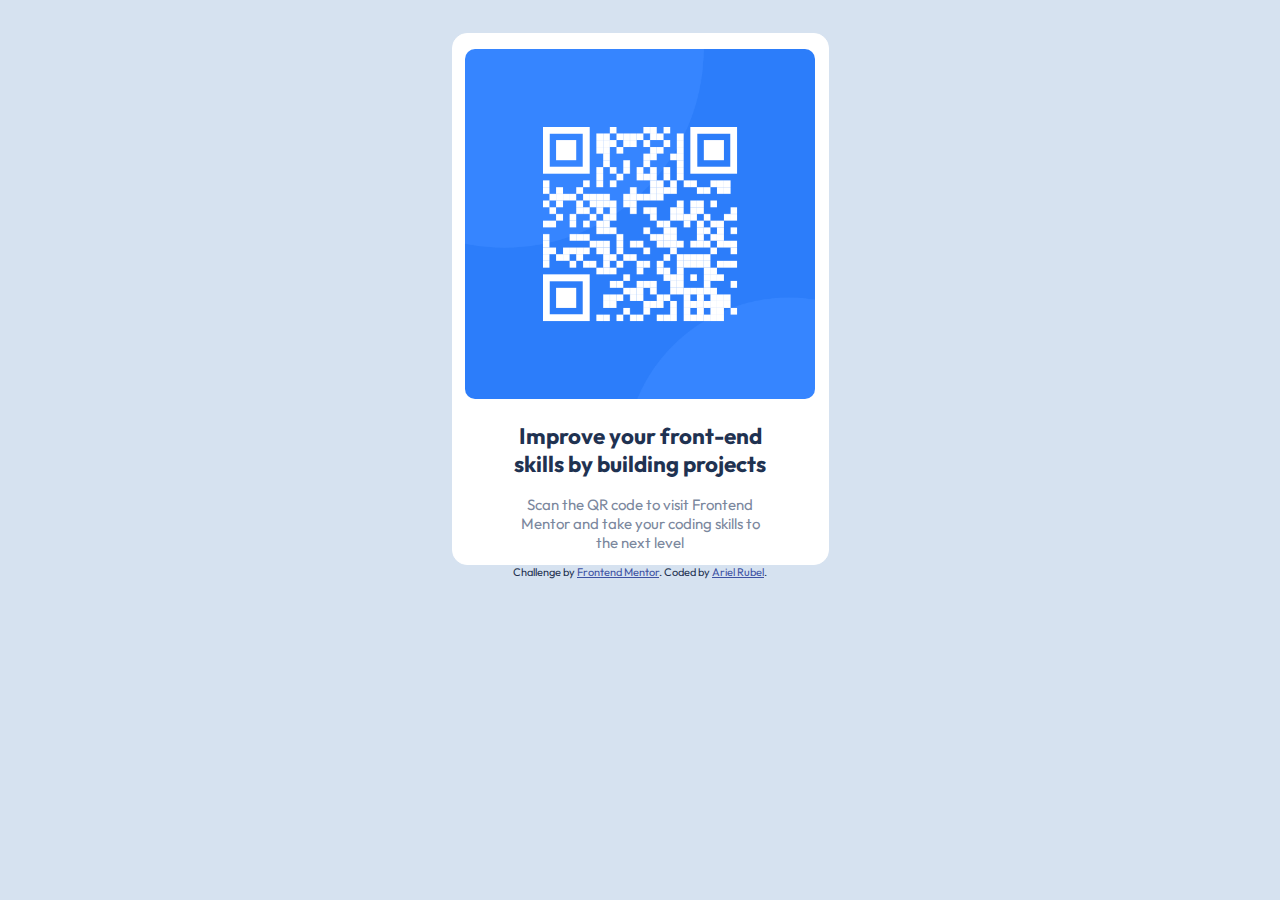
<file: challenge01/root/index.html>
<!DOCTYPE html>
<html lang="en">
<head>
  <meta charset="UTF-8">
  <meta name="viewport" content="width=device-width, initial-scale=1.0"> <!-- displays site properly based on user's device -->

  <link rel="icon" type="image/png" sizes="32x32" href="./images/favicon-32x32.png">
  
  <title>Frontend Mentor | QR code component</title>

  <!-- Feel free to remove these styles or customise in your own stylesheet 👍 -->
  <style>
:root{
        --white: hsl(0, 0%, 100%);
        --gray: hsl(212, 45%, 89%);
        --Gblue: hsl(220, 15%, 55%);
        --Dblue: hsl(218, 44%, 22%);
    
    }
p{  
  font-size: 15px;
  margin:0% 16%;
  text-align: center;
  padding-top: 10px;
  color: var(--Gblue);
}

body{
  font-family: 'Outfit', sans-serif;
  background-color: var(--gray);

  color: var(--Dblue );
}
    
.attribution { font-size: 11px; text-align: center; }
.attribution a { color: hsl(228, 45%, 44%); }

img{border-radius: 10px;}
.flex{
      display:flex;
      justify-content: space-around;
      align-content: center;
    }
    
.card{
      
      width:375px;
      height: 530px;
      background-color: var(--white);
      border-radius: 15px;
      border-style: solid;
      border-width: 1px;
      border-color: var(--white)}
    
      h1{
      font-size: 140%;
      text-align: center;
      margin:2% 14%;
    
    }

    .imgholder{
      height:66%;
      width: auto;
      padding: 4% 0%;
    
    
    }

    .container
    {display:flex;
      justify-content: center;
      align-content: center;
    padding-top: 2%;}
  </style>

    <link rel="preconnect" href="https://fonts.googleapis.com">
    <link rel="preconnect" href="https://fonts.gstatic.com" crossorigin>
    <link href="https://fonts.googleapis.com/css2?family=Outfit:wght@400;700&display=swap" rel="stylesheet">

  
  
</head>
<body>
  <div class="container">
    
    
    
    <div class="card">
      <div class="imgholder flex">
        <img src="images/image-qr-code.png" alt="qrcode">
      </div>
      <h1>
        Improve your front-end skills by building projects
      </h1>
      <p>
        Scan the QR code to visit Frontend Mentor and take your coding skills to the next level
      </p>
      </div>
    </div>
      <div class="attribution">
        Challenge by <a href="https://www.frontendmentor.io?ref=challenge" target="_blank">Frontend Mentor</a>. 
        Coded by <a href="#">Ariel Rubel</a>.
      </div>
    
 
</body>
</html>
</file>
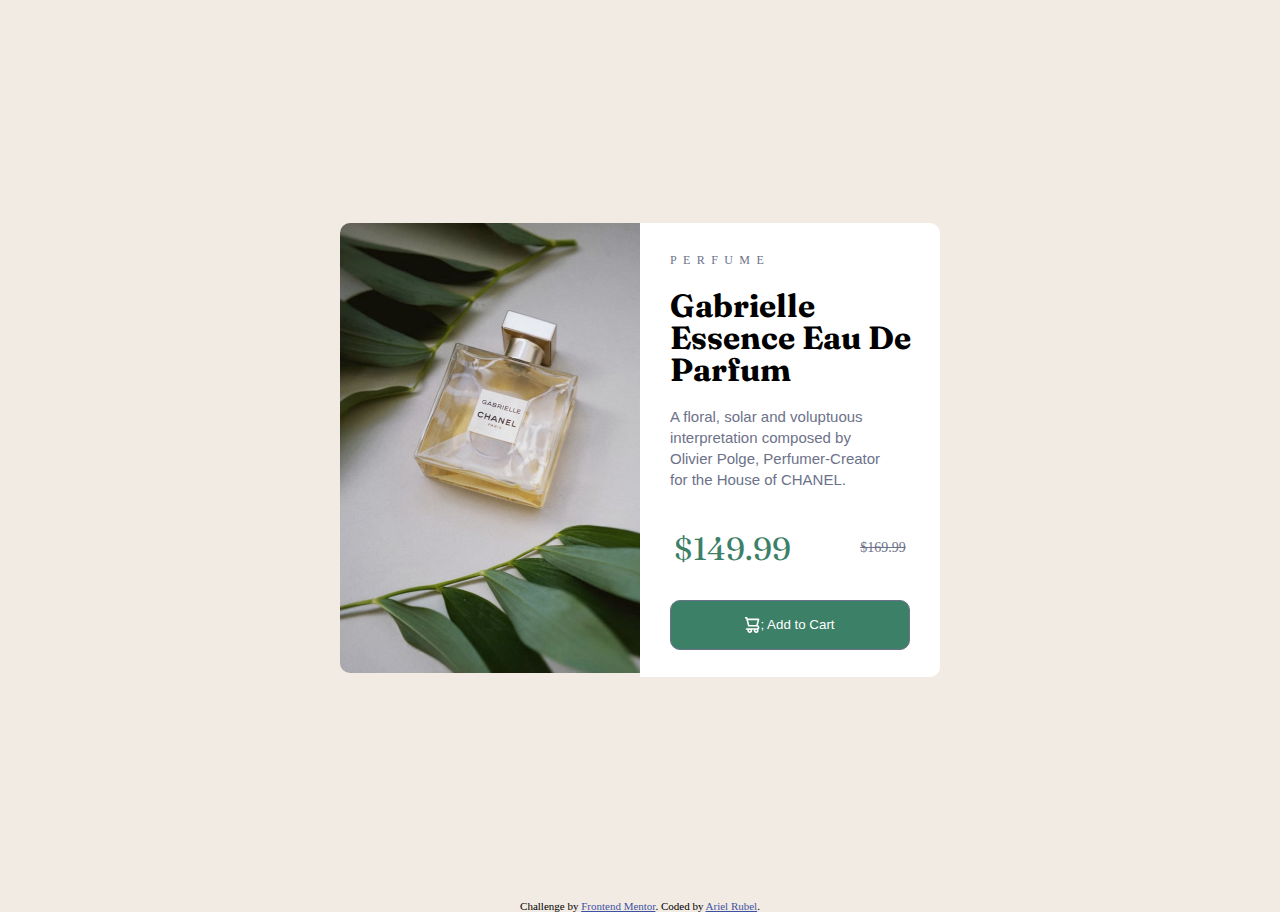
<file: challenge02/root/index.html>
<!DOCTYPE html>
<html lang="en">
<head>
  <meta charset="UTF-8">
  <meta name="viewport" content="width=device-width, initial-scale=1.0"> <!-- displays site properly based on user's device -->

  <link rel="icon" type="image/png" sizes="32x32" href="./images/favicon-32x32.png">
  
  <title>Frontend Mentor | Product preview card component</title>

  <!-- Feel free to remove these styles or customise in your own stylesheet 👍 -->
  <style>
    .flex{display:flex;justify-content: space-around;align-items:center}
    :root{

    --Darkcyan: hsl(158, 36%, 37%);
    --Cream: hsl(30, 38%, 92%);
    --Verydarkblue: hsl(212, 21%, 14%);
    --Darkgrayishblue: hsl(228, 12%, 48%);
    --White: hsl(0, 0%, 100%);
}

  p{Font-size: 14px}
  h1{font-family: 'Fraunces', serif;margin-left: 10%;margin-top:-8%;line-height: 2rem;}
  body{
      padding:0;
      margin:0;
      box-sizing: border-box;
      ;
      ;
      background-color: var(--Cream);
     }

     button:hover{cursor:pointer;box-shadow: 4px 0 4px 0  black}
    
    .attribution { font-size: 11px; text-align: center; }
    .attribution a { color: hsl(228, 45%, 44%); }
    .card{display:flex;width:600px;border:1px solid var(--Cream);border-radius: 10px;}
    .card1{justify-content:flex-end;}
    .card2{justify-content: flex-start;width:100%;background-color: var(--White);border-bottom-right-radius: 10px;border-top-right-radius: 10px;}
    .description{padding-right:22px;margin:2% 10%;font-family: 'Monserrat',sans-serif;;color:var(--Darkgrayishblue);font-size: 15px;line-height: 1.3rem;text-align: left;}
    .wrapper{width:100%;border-top-left-radius: 10px;border-bottom-left-radius: 10px;}
    h4{margin:10%;padding-bottom: 1rem;
      color:var(--Darkgrayishblue);font-weight: 100;font-size: 12px;letter-spacing: .4rem;
      }
    .cart{
      display: flex;
      justify-content: center;
      align-items: center;
      background-color: var(--Darkcyan);
      border-radius: 10px;
      border:1px var(--Darkgrayishblue) solid;
      padding:1rem;
      width:15rem;
      color:white
    }
    .column{flex-direction: column;}
    .container{display:flex;justify-content: center;align-items: center;height:100vh}
    
    .price-container{display: flex;justify-content: space-around;align-items: center;}
    .oldprice{text-decoration: line-through;color:var(--Darkgrayishblue)}
    .price{color:var(--Darkcyan);font-family: 'Fraunces', serif;font-size: 200%;}
    @media only screen and (max-width:375px){.card{flex-direction:column;max-width: 375px;};body{background-color: violet;}}
  </style>
  <link rel="preconnect" href="https://fonts.googleapis.com">
  <link rel="preconnect" href="https://fonts.gstatic.com" crossorigin>
  <link href="https://fonts.googleapis.com/css2?family=Fraunces:opsz,wght@9..144,700&family=Montserrat:wght@500;700&display=swap" 
  rel="stylesheet">

</head>
<body>
  <div class="container">
    <div class="card">
      <div class="card1">
        <img class="wrapper" src="images/image-product-desktop.jpg" alt="">
      </div>
      <div class="card2 column">

        <h4>PERFUME</h4>

        <h1>Gabrielle Essence Eau De Parfum</h1>

        <p class="description">
          A floral, solar and voluptuous interpretation composed by Olivier Polge, 
          Perfumer-Creator for the House of CHANEL.
        </p>
        
        <div class="price-container"> 
          <p class="price">
          $149.99
        </p>
        <p class="oldprice">
          $169.99
        </p>

      </div>
        <div class="flex">
          <button class="cart">
            <img src="images/icon-cart.svg" />;
            Add to Cart
          </button>
        </div>
      </div>
    </div>
  </div>
  <div class="attribution">
      Challenge by <a href="https://www.frontendmentor.io?ref=challenge" target="_blank">Frontend Mentor</a>. 
      Coded by <a href="#">Ariel Rubel</a>.
  </div>
</body>
</html>
</file>
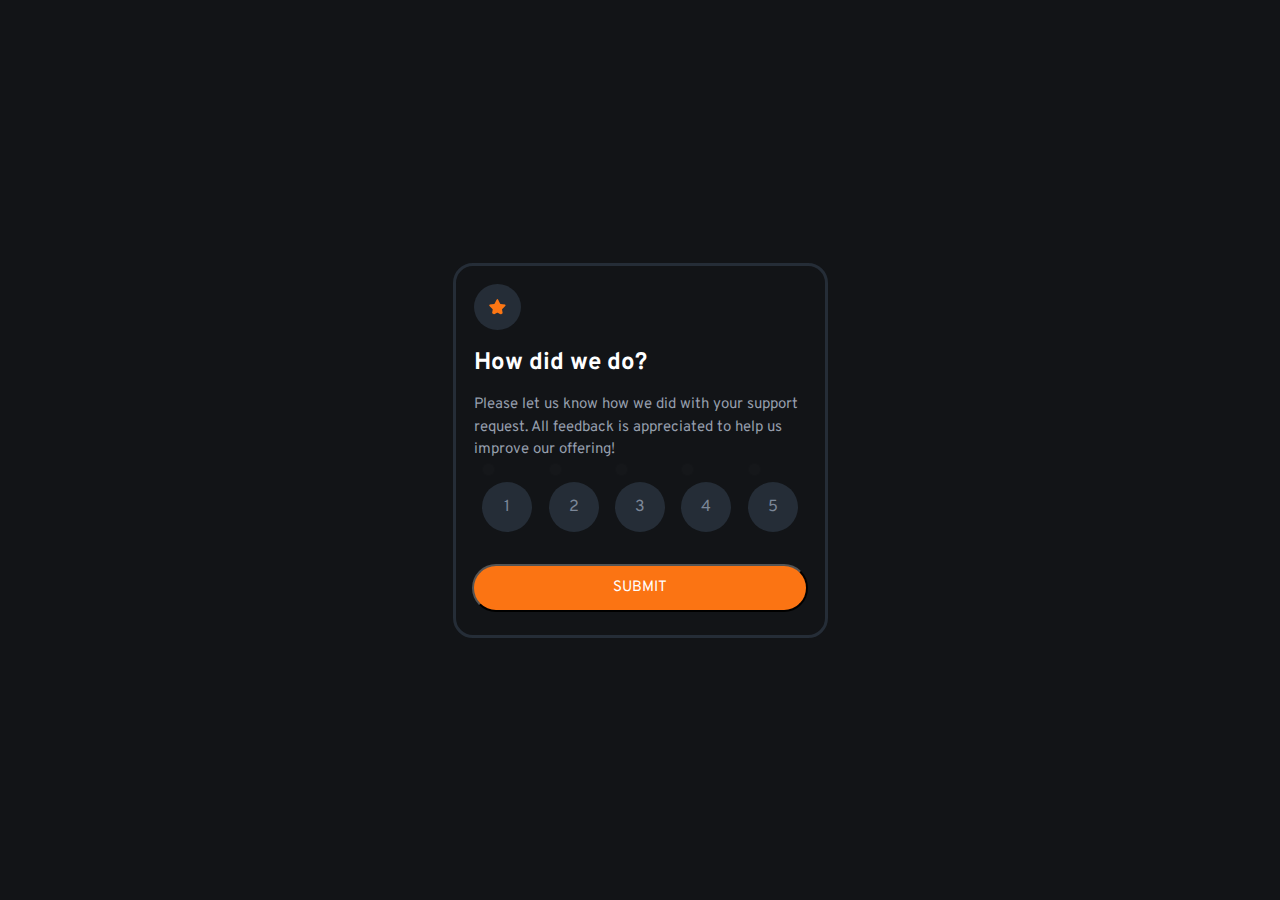
<file: challenge03/root/index.html>
<!DOCTYPE html>
<html lang="en">
<head>
  <meta charset="UTF-8">
  <meta name="viewport" content="width=device-width, initial-scale=1.0"> <!-- displays site properly based on user's device -->

  <link rel="icon" type="image/png" sizes="32x32" href="./images/favicon-32x32.png">
  
<title>Frontend Mentor | Interactive rating component</title>
<link rel="preconnect" href="https://fonts.googleapis.com">
<link rel="preconnect" href="https://fonts.gstatic.com" crossorigin>
<link href="https://fonts.googleapis.com/css2?family=Overpass:wght@400;700&display=swap" rel="stylesheet">





  <!-- Feel free to remove these styles or customise in your own stylesheet 👍 -->
  <style>
    *{padding: 0%;
    margin: 0%;
  box-sizing: border-box;
  font-family: 'Overpass', sans-serif;
}

body{
--Orange: hsl(25, 97%, 53%);
--White: hsl(0, 0%, 100%);
--LightGrey: hsl(217, 12%, 63%);
--MediumGrey: hsl(216, 12%, 54%);
--DarkBlue: hsl(213, 19%, 18%);
--VeryDarkBlue: hsl(216, 12%, 8%);
background-color: var(--VeryDarkBlue);
}

h2{text-align: left;
  padding-bottom: 1rem;
  
  color:var(--White);
  margin-left:5%;
}


p{font-size:15px;color: var(--LightGrey);margin:0% 5% 0%;text-align: left;line-height: 150%;font-size: .8;}

ul{display:flex;margin:0 5%;
  justify-content: space-around;
  align-content: center;}

li{list-style-type: none;}

input[type="submit"]{
  background-color: var(--Orange);
  width:21rem;
  height: 3rem;
  border-radius: 25px;
  color:var(--White);
  font-size: 15px;
  margin:2rem 0
}

input[type="submit"]:hover{
  font-size: 150%;
  cursor: pointer;}

h3{color:var(--White);text-align: center;padding-bottom: 1rem;font-size: 150%;}

.container{
  display:flex;
  justify-content: center;
  align-items: center;
  height:100vh;}

.pthank{text-align: center;}

.round-container{background-color: var(--DarkBlue);
  padding: 15px;
  border-radius:50%}

  .rate-now{
    display: flex;
  }
  
  .rate-now input[type="radio"] {
    opacity: 0.01;
    z-index: 100;
  }
  
  .rate-now input[type="radio"]:checked+label,
  .Checked+label {           
    background-color: var(--White);
    font-size: 150%;
    color:var(--LightGrey)
  }


.rate-now label {
  width: 50px;
  height: 50px;
  border-radius: 50%;
  display:flex;
  background-color: var(--DarkBlue);
  color: var(--MediumGrey);
  cursor: pointer;
  display: flex;
  justify-content: space-around;
  align-items: center;
  
}
  
.rate-now label:hover {
  background: var(--Orange);
}

.wrapper{width:40%;height:auto;margin-top:3rem}

.flex{display: flex;justify-content:center;align-items: center;}


.column{flex-direction: column;}
.placement{display:flex;justify-content: left;align-content: center;margin:5%}
.center{display:flex;justify-content: space-around;align-content: center;}
#card,#card2{width: 375px;
      height: 375px;
      border:3px solid var(--DarkBlue);
      border-radius:20px;
      background-color:var(--VeryDarkBlue);
    }
    .margin10{margin: 1rem 0px;}
    .marginleft{margin-left: 2rem;}

    .attribution { font-size: 11px; text-align: center; }
    .attribution a { color: hsl(228, 45%, 44%); }

    .hidden{display:none}
    .thankyou{display: flex;justify-content: center;align-items: space-around;flex-direction: column;}

    .result{height:1.5rem;
      background-color:var(--DarkBlue);
      color:var(--Orange);
      margin:1rem 0;
      border-radius: 25px;
      display:flex;
      justify-content: center;
      align-items: center;
      width:10rem;
      font-size: 13px;
    }
    .col{color:aqua}
    @media screen and (max-width:375px){.container{max-width:375px}
      
    }

    
  
    
  </style>
</head>
<body>

  
  <div class="container">
    <!-- Rating state start -->
    <div id="card">

    <div class="placement"><img class="round-container" src="images/icon-star.svg"></div>
    
      <h2>How did we do?</h2>
      <p>
        Please let us know how we did with your support request. All feedback is appreciated 
        to help us improve our offering!
      </p>
      <form onsubmit="return false;" method="post" name="myForm">
        <ul class="rate-now">
          <li>
            <input type="radio" id="one" value="1" name="rating" />
            <label for="one">1</label>
          </li>
          <li>
            <input type="radio" id="two" value="2" name="rating" />
            <label for="two">2</label>
          </li>
          <li>
            <input type="radio" id="three" value="3" name="rating"/>
            <label for="three">3</label>
          </li>
          <li>
            <input type="radio" id="four" value="4" name="rating" />
            <label for="four">4</label>
          </li>
          <li>
            <input type="radio" id="five" value="5" name="rating" />
            <label for="five">5</label>
          </li>
        </ul>
        <div class="center">
          <input type="submit" name="submit" value="SUBMIT" onclick="validate()"/>
        </div>
      </form>
    </div>
    <div id="card2" class="hidden">
      <div class="flex">
        <img class="wrapper" src="images/illustration-thank-you.svg">
      </div>

      <div class="flex margin10">
        <div class="result" id="result"></div>
      </div>
      <h3>Thank you!</h3>
      <p class="pthank">We appreciate you taking the time to give a rating. 
        If you ever need more support, don’t hesitate to get in touch
      </p>
    </div>
  </div>
  <!-- Thank you state end -->
  <script src="js/thankyou.js"></script>
</body>
</html>
</file>
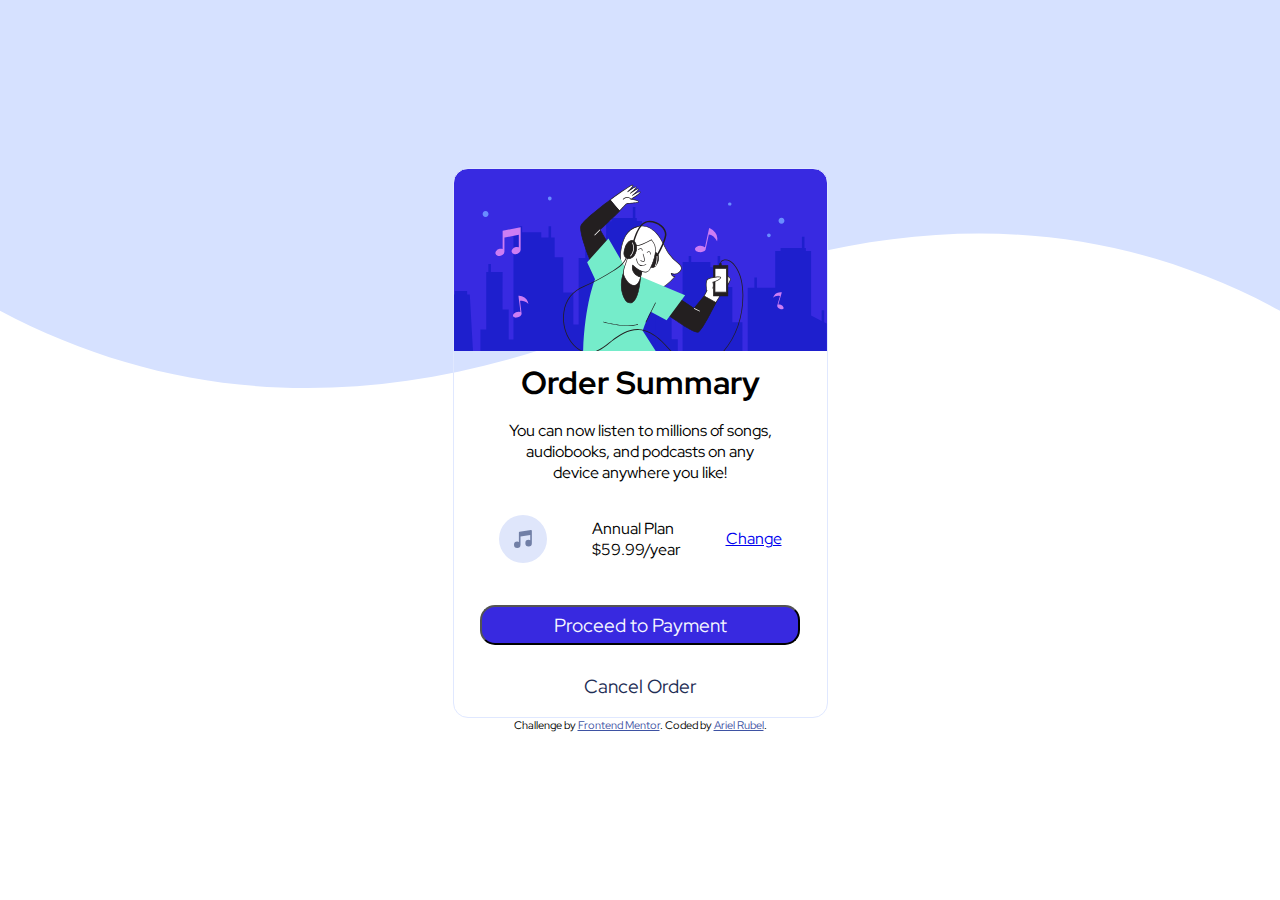
<file: challenge04/root/index.html>
<!DOCTYPE html>
<html lang="en">
<head>
  <meta charset="UTF-8">
  <meta name="viewport" content="width=device-width, initial-scale=1.0"> <!-- displays site properly based on user's device -->

  <link rel="icon" type="image/png" sizes="32x32" href="./images/favicon-32x32.png">
  
  <title>Frontend Mentor | Order summary card</title>
  <link rel="preconnect" href="https://fonts.googleapis.com">
  <link rel="preconnect" href="https://fonts.gstatic.com" crossorigin>
  <link href="https://fonts.googleapis.com/css2?family=Red+Hat+Display:wght@500;700;900&display=swap" rel="stylesheet">
  
  

  <!-- Feel free to remove these styles or customise in your own stylesheet 👍 -->
  <style>
    :root{
      --Paleblue: hsl(225, 100%, 94%);
      --Brightblue: hsl(245, 75%, 52%);
      --Verypaleblue: hsl(225, 100%, 98%);
      --Desaturatedblue: hsl(224, 23%, 55%);
      --Darkblue: hsl(223, 47%, 23%);

    }

    *{margin:0;
      padding:0;
      box-sizing: border-box;  
      font-family: 'Red Hat Display', sans-serif;}

p{margin:0 13%;text-align: center}


.container{
  height: 100vh;
  display: flex;
  align-items: center;
  justify-content: center;
  background-image: url("images/pattern-background-desktop.svg");
  background-repeat: no-repeat;
  background-size: contain;
  flex-direction: column;
         }

.wrapper{width:100%;height: auto;}

.card{
  display: flex;
  flex-direction: column;
  align-items:center;
  justify-content: center;
  background-image: url("images/illustration-hero.svg");
  background-repeat: no-repeat;
  background-size: contain;
  border:1px solid var(--Paleblue);
  border-radius: 15px;
  height:550px;
  width:375px;
    }

  h1{text-align: center;
    padding-top:12rem;
    padding-bottom: 1rem;
  ;}

  button:hover{cursor: grab;background-color: var(--Desaturatedblue);}
  
  .plan{
    display: flex;
    justify-content: space-evenly;
    align-items: center;
    width:100%;
    height: 30%;
  }

    .plan2{
  display: flex;
  flex-direction:column ;
  justify-content: space-around;
  align-items: center;
  width:100%;
  height: 180px;
  

}

.button1{display: flex;
  justify-content: space-around;
  align-items: center;
  height: 40px;
  border-radius: 15px;
  width:20rem;
  font-size: 120%;
  background-color: var(--Brightblue);
  color: var(--Verypaleblue);
}

.button2{display: flex;
  justify-content: space-around;
  align-items: center;
  border-radius: 15px;
  height: 40px;
  width:20rem;
  font-size: 120%;
  background-color: white;
  border:1px solid white;
  color: var(--Darkblue);
}



  .column1{
    display:flex;
    align-items: center;
    justify-content: left
    ;}

  .column3{
display:flex;
align-items: center;
justify-content: space-around;}

  
    
    .attribution { font-size: 11px; text-align: center; }
    .attribution a { color: hsl(228, 45%, 44%); }

    @media screen and(max-width:375px){
    
    .container{background-image: url("images/pattern-background-mobile.svg");
  }
}
      
    
  </style>
</head>
<body>
  <div class="container">
    <div class="card">                 
    <h1 class=>Order Summary</h1>
    <p>You can now listen to millions of songs, audiobooks, and podcasts on any 
       device anywhere you like!
    </p>
    <div class="plan">
      <div class="column1">
        <img class="wrapper" src="images/icon-music.svg" alt="icon music">
      </div>
      <div class="column2"> 
        <div>Annual Plan</div>
        <div> $59.99/year</div>
      </div>
      <div class="column3">
        <a href="#">Change</a>
      </div>
    </div>
  

<div class="plan2">
  <button class="button1">Proceed to Payment</button>
  <button class="button2">Cancel Order</button>
</div>
    

      
  </div>
  <div class="attribution">
    Challenge by <a href="https://www.frontendmentor.io?ref=challenge" target="_blank">Frontend Mentor</a>. 
    Coded by <a href="#">Ariel Rubel</a>.
  </div>
</body>
</html>
</file>
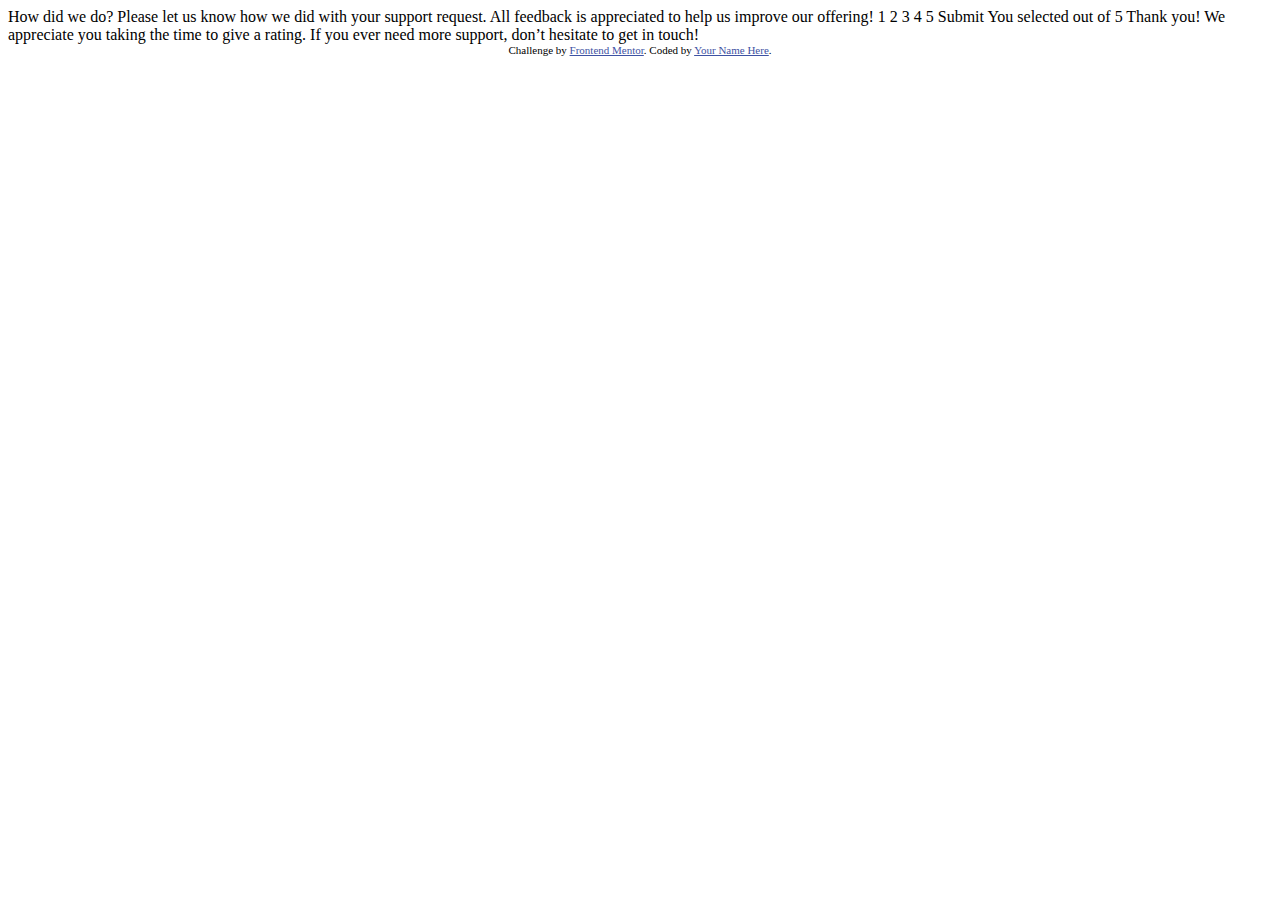
<file: challenge03/root/interactive-rating-component-main/index.html>
<!DOCTYPE html>
<html lang="en">
<head>
  <meta charset="UTF-8">
  <meta name="viewport" content="width=device-width, initial-scale=1.0"> <!-- displays site properly based on user's device -->

  <link rel="icon" type="image/png" sizes="32x32" href="./images/favicon-32x32.png">
  
  <title>Frontend Mentor | Interactive rating component</title>

  <!-- Feel free to remove these styles or customise in your own stylesheet 👍 -->
  <style>
    .attribution { font-size: 11px; text-align: center; }
    .attribution a { color: hsl(228, 45%, 44%); }
  </style>
</head>
<body>

  <!-- Rating state start -->

  How did we do?

  Please let us know how we did with your support request. All feedback is appreciated 
  to help us improve our offering!

  1 2 3 4 5

  Submit

  <!-- Rating state end -->

  <!-- Thank you state start -->

  You selected <!-- Add rating here --> out of 5

  Thank you!

  We appreciate you taking the time to give a rating. If you ever need more support, 
  don’t hesitate to get in touch!

  <!-- Thank you state end -->

  
  <div class="attribution">
    Challenge by <a href="https://www.frontendmentor.io?ref=challenge" target="_blank">Frontend Mentor</a>. 
    Coded by <a href="#">Your Name Here</a>.
  </div>
</body>
</html>
</file>
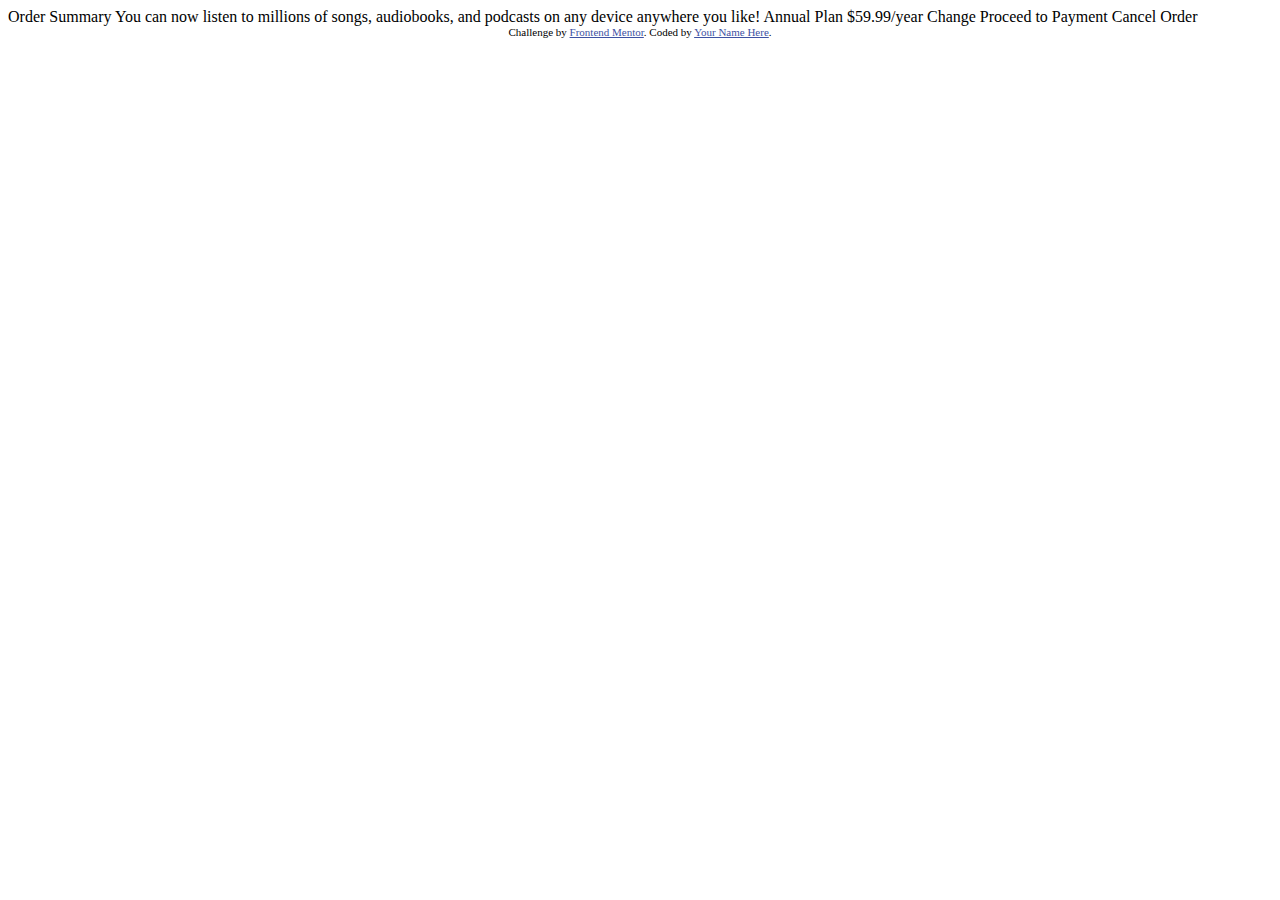
<file: challenge04/root/order-summary-component-main/index.html>
<!DOCTYPE html>
<html lang="en">
<head>
  <meta charset="UTF-8">
  <meta name="viewport" content="width=device-width, initial-scale=1.0"> <!-- displays site properly based on user's device -->

  <link rel="icon" type="image/png" sizes="32x32" href="./images/favicon-32x32.png">
  
  <title>Frontend Mentor | Order summary card</title>

  <!-- Feel free to remove these styles or customise in your own stylesheet 👍 -->
  <style>
    .attribution { font-size: 11px; text-align: center; }
    .attribution a { color: hsl(228, 45%, 44%); }
  </style>
</head>
<body>

  Order Summary

  You can now listen to millions of songs, audiobooks, and podcasts on any 
  device anywhere you like!

  Annual Plan
  $59.99/year

  Change

  Proceed to Payment
  Cancel Order
  
  <div class="attribution">
    Challenge by <a href="https://www.frontendmentor.io?ref=challenge" target="_blank">Frontend Mentor</a>. 
    Coded by <a href="#">Your Name Here</a>.
  </div>
</body>
</html>
</file>
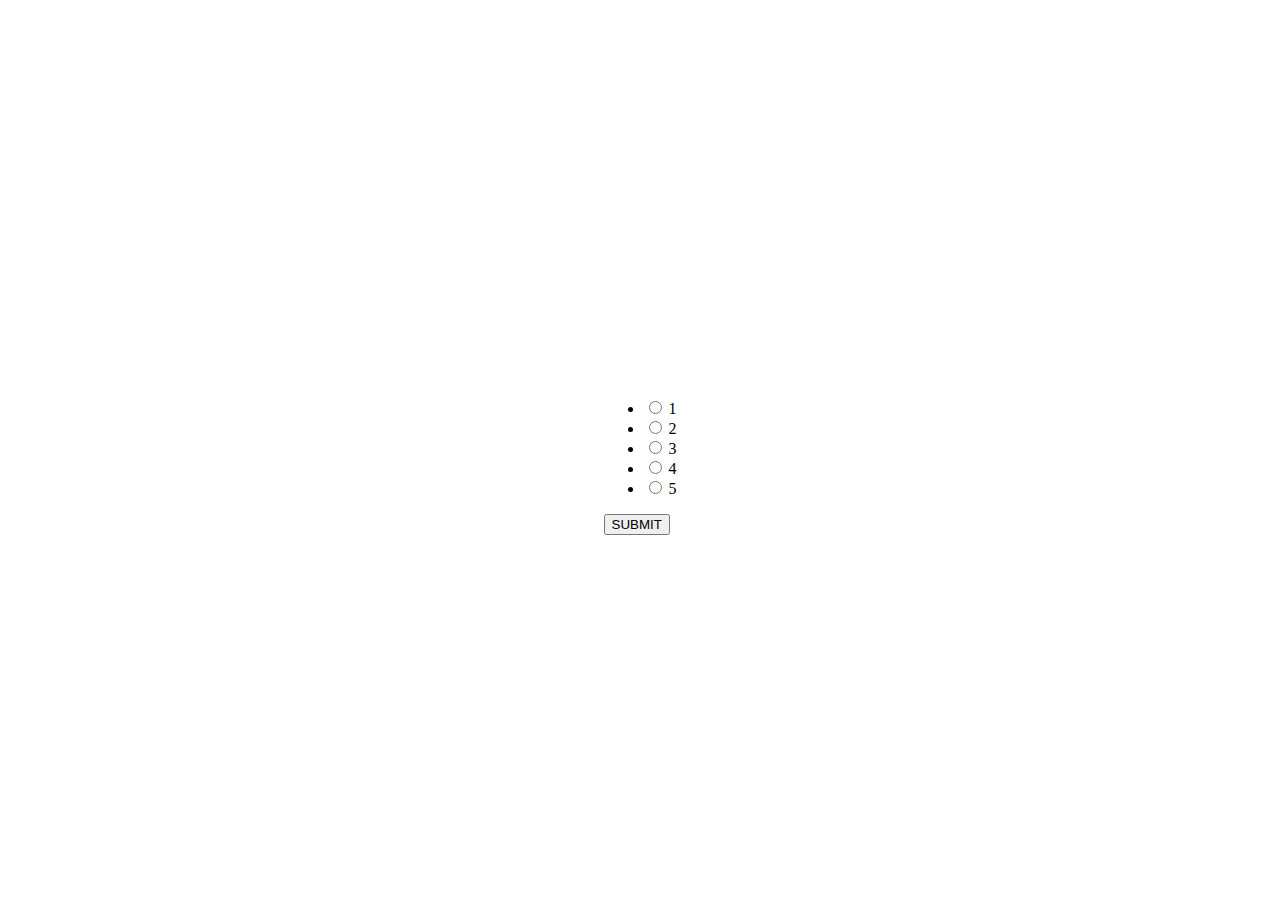
<file: challenge03/root/prueba.html>
<!DOCTYPE html>
<html lang="en">
<head>
    <meta charset="UTF-8">
    <meta http-equiv="X-UA-Compatible" content="IE=edge">
    <meta name="viewport" content="width=device-width, initial-scale=1.0">
    <title>Document</title>
    <style>
        .container{height:100vh;display:flex;justify-content: space-around;align-items: center;}

    </style>
</head>
<body>
    <div class="container">
    <form onsubmit="return false;" method="post" name="myForm">
  
        <ul class="rate-now">
          <li>
            <input type="radio" id="one" value="1" name="rating" />
            <label for="one">1</label>
          </li>
          <li>
            <input type="radio" id="two" value="2" name="rating" />
            <label for="two">2</label>
          </li>
          <li>
            <input type="radio" id="three" value="3" name="rating"/>
            <label for="three">3</label>
          </li>
          <li>
            <input type="radio" id="four" value="4" name="rating" />
            <label for="four">4</label>
          </li>
          <li>
            <input type="radio" id="five" value="5" name="rating" />
            <label for="five">5</label>
          </li>
        </ul>
        <div class="center">
        <input type="submit" name="submit" value="SUBMIT" onclick="validate()"/>
        <div id="result"></div>
      
        <script>
            function validate() {
                var ele = document.getElementsByName('rating');
                  
                for(i = 0; i < ele.length; i++) {
                    if(ele[i].checked)
                    alert(i)
                    document.getElementById("result").innerHTML
                            = "Gender: "+ele[i].value;
                }
            }
        </script>

</div>
    </body>
</html>
</file>
